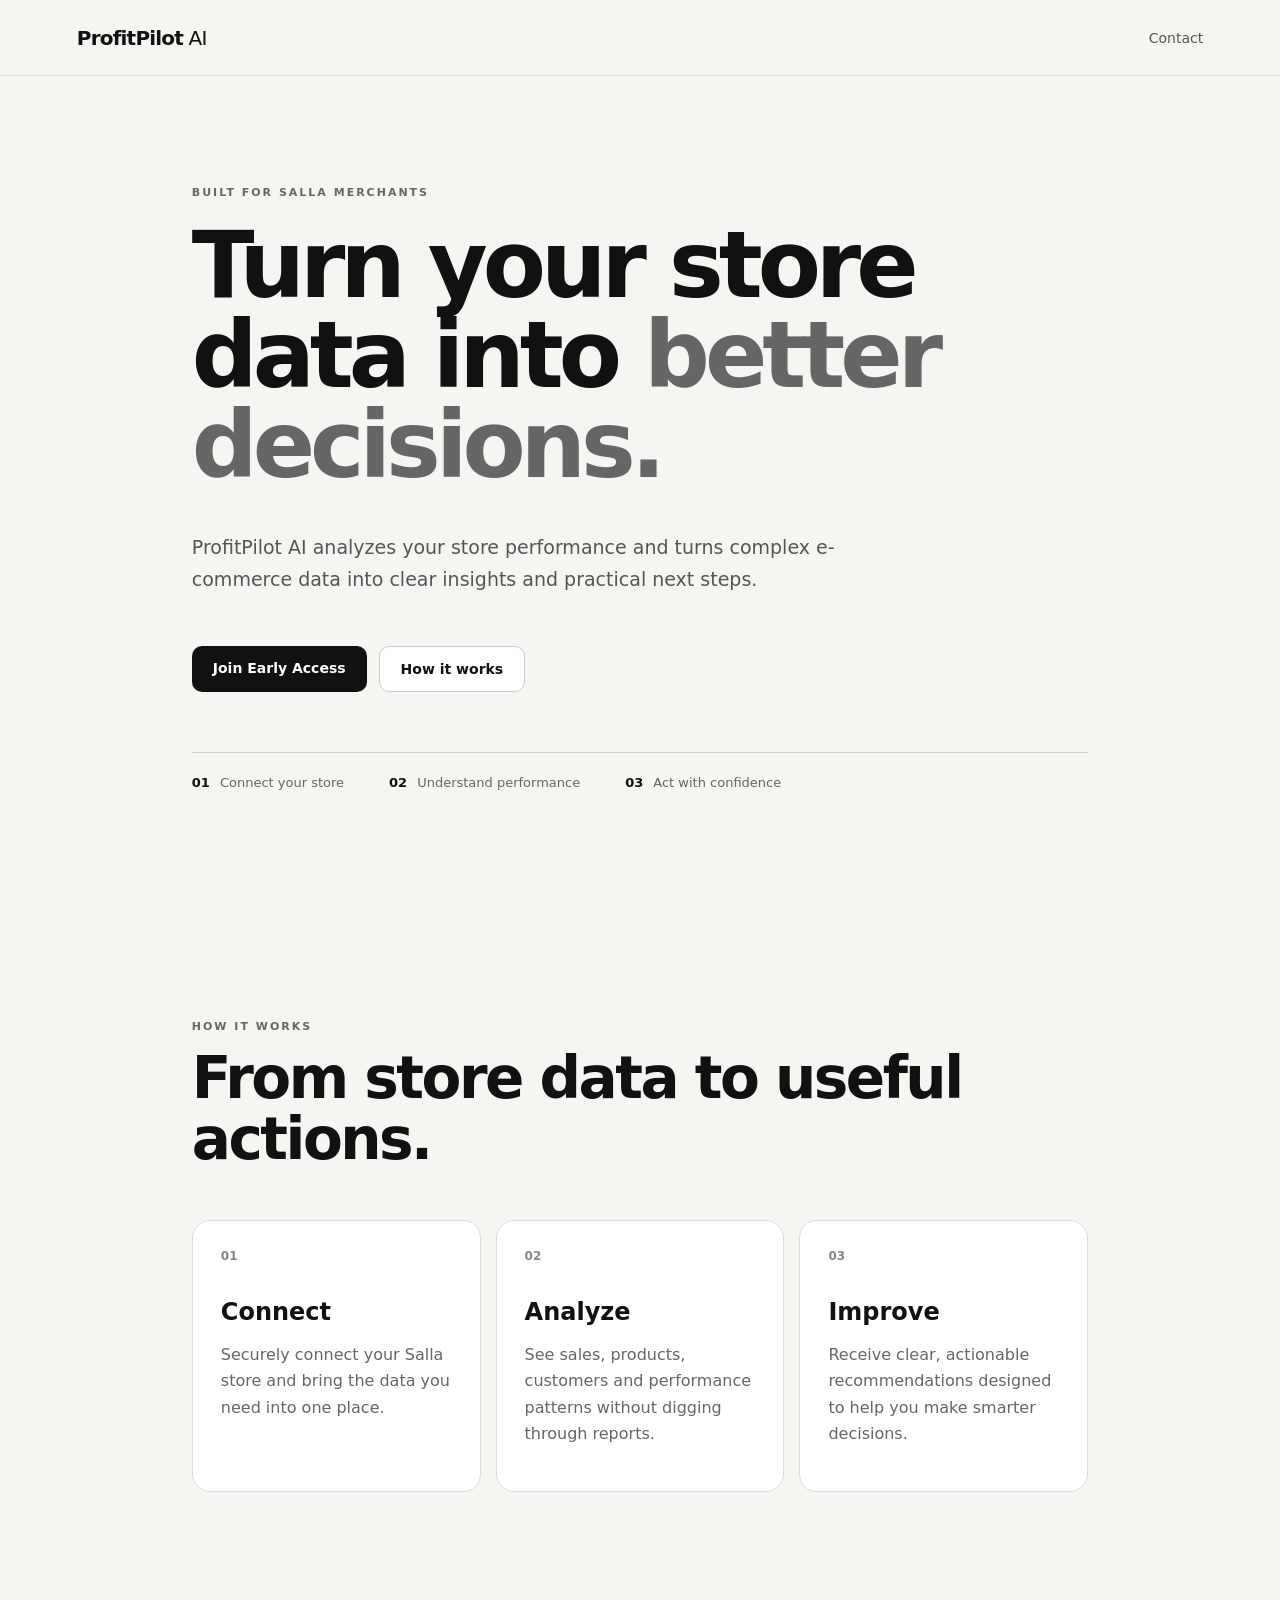
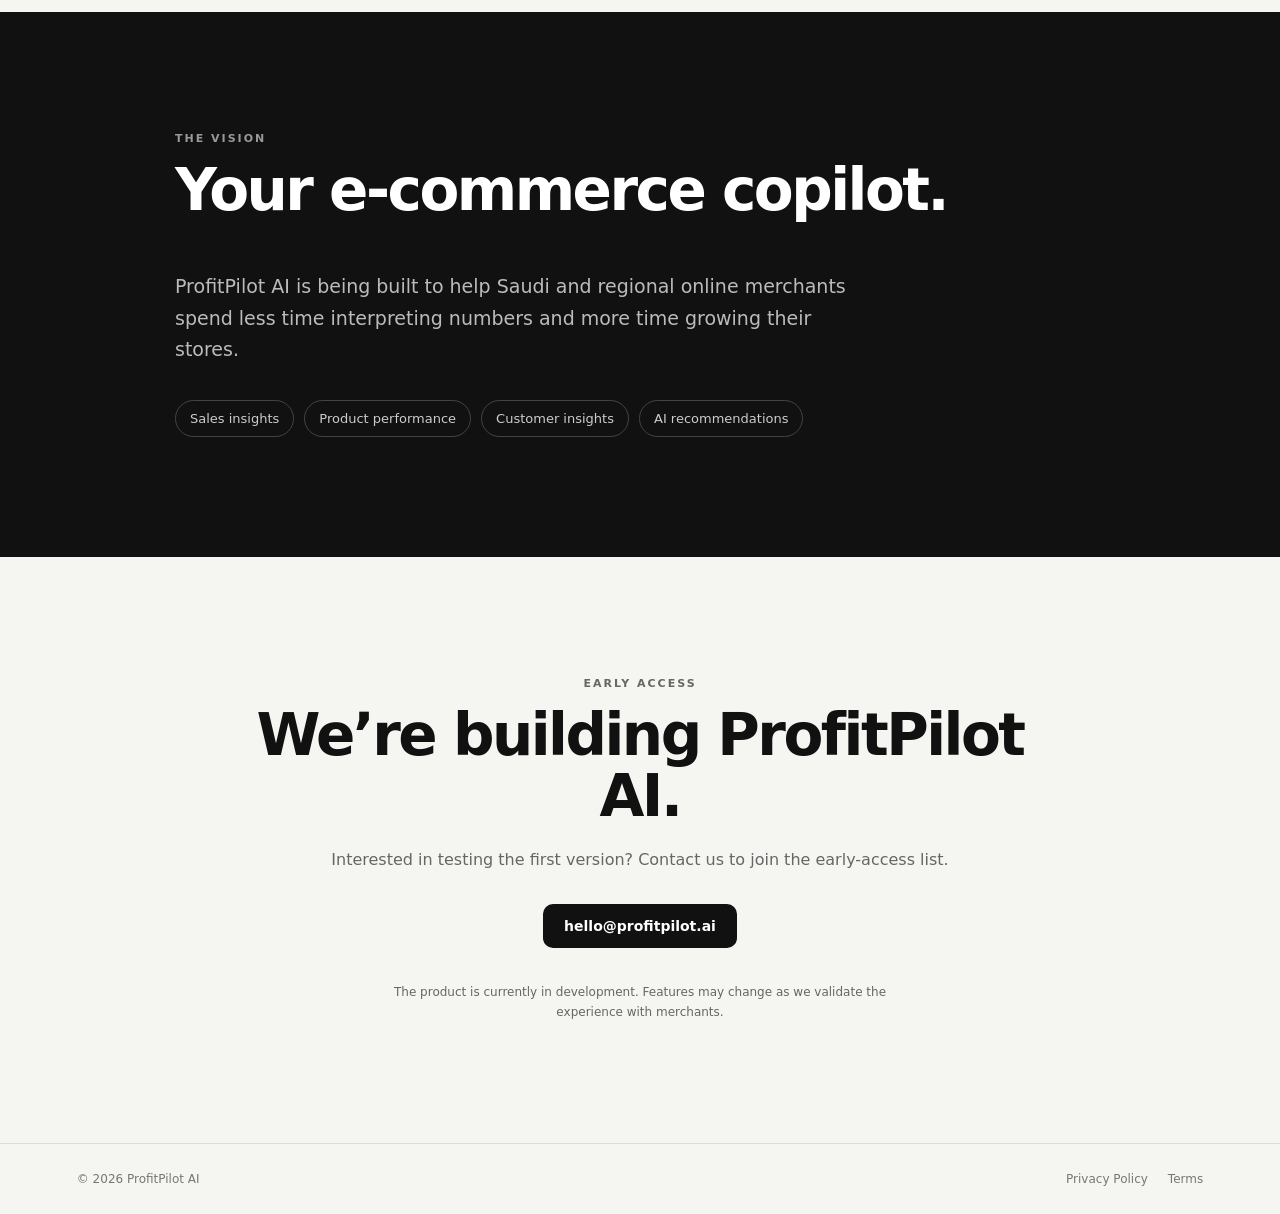
<file: index.html>
<!doctype html>
<html lang="en">
<head>
  <meta charset="UTF-8">
  <meta name="viewport" content="width=device-width, initial-scale=1.0">
  <meta name="description" content="ProfitPilot AI helps Salla merchants understand their store performance and turn data into actionable decisions.">
  <title>ProfitPilot AI — Smarter decisions for Salla merchants</title>
  <link rel="stylesheet" href="style.css">
</head>
<body>
  <nav class="nav">
    <a class="logo" href="#">ProfitPilot<span> AI</span></a>
    <a class="nav-link" href="#contact">Contact</a>
  </nav>

  <main>
    <section class="hero">
      <div class="badge">BUILT FOR SALLA MERCHANTS</div>
      <h1>Turn your store data into <span>better decisions.</span></h1>
      <p class="hero-copy">ProfitPilot AI analyzes your store performance and turns complex e-commerce data into clear insights and practical next steps.</p>
      <div class="buttons">
        <a class="button primary" href="#contact">Join Early Access</a>
        <a class="button secondary" href="#how">How it works</a>
      </div>
      <div class="mini-proof">
        <div><strong>01</strong><span>Connect your store</span></div>
        <div><strong>02</strong><span>Understand performance</span></div>
        <div><strong>03</strong><span>Act with confidence</span></div>
      </div>
    </section>

    <section id="how" class="section">
      <div class="eyebrow">HOW IT WORKS</div>
      <h2>From store data to useful actions.</h2>
      <div class="cards">
        <article><div class="number">01</div><h3>Connect</h3><p>Securely connect your Salla store and bring the data you need into one place.</p></article>
        <article><div class="number">02</div><h3>Analyze</h3><p>See sales, products, customers and performance patterns without digging through reports.</p></article>
        <article><div class="number">03</div><h3>Improve</h3><p>Receive clear, actionable recommendations designed to help you make smarter decisions.</p></article>
      </div>
    </section>

    <section class="section dark">
      <div class="eyebrow">THE VISION</div>
      <h2>Your e-commerce copilot.</h2>
      <p class="wide">ProfitPilot AI is being built to help Saudi and regional online merchants spend less time interpreting numbers and more time growing their stores.</p>
      <div class="features">
        <span>Sales insights</span><span>Product performance</span><span>Customer insights</span><span>AI recommendations</span>
      </div>
    </section>

    <section id="contact" class="section contact">
      <div class="eyebrow">EARLY ACCESS</div>
      <h2>We’re building ProfitPilot AI.</h2>
      <p>Interested in testing the first version? Contact us to join the early-access list.</p>
      <a class="button primary" href="mailto:hello@profitpilot.ai">hello@profitpilot.ai</a>
      <p class="small">The product is currently in development. Features may change as we validate the experience with merchants.</p>
    </section>
  </main>

  <footer>
    <div>© 2026 ProfitPilot AI</div>
    <div><a href="privacy.html">Privacy Policy</a><a href="terms.html">Terms</a></div>
  </footer>
</body>
</html>
</file>
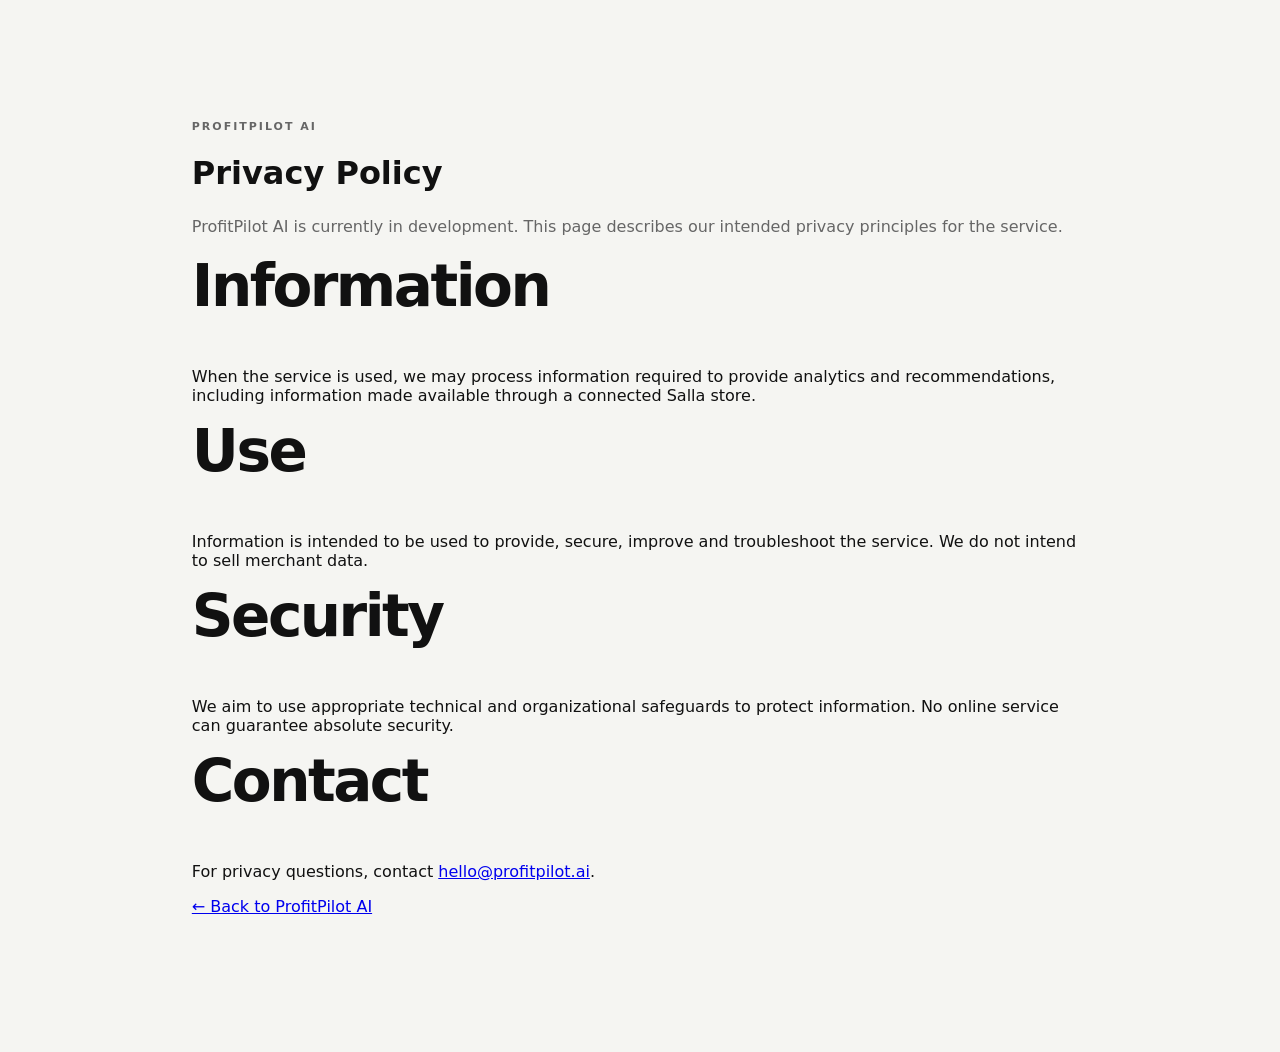
<file: privacy.html>
<!doctype html><html lang="en"><head><meta charset="utf-8"><meta name="viewport" content="width=device-width,initial-scale=1"><title>Privacy Policy — ProfitPilot AI</title><link rel="stylesheet" href="style.css"></head><body><main class="section"><div class="eyebrow">PROFITPILOT AI</div><h1>Privacy Policy</h1><p class="wide">ProfitPilot AI is currently in development. This page describes our intended privacy principles for the service.</p><h2>Information</h2><p>When the service is used, we may process information required to provide analytics and recommendations, including information made available through a connected Salla store.</p><h2>Use</h2><p>Information is intended to be used to provide, secure, improve and troubleshoot the service. We do not intend to sell merchant data.</p><h2>Security</h2><p>We aim to use appropriate technical and organizational safeguards to protect information. No online service can guarantee absolute security.</p><h2>Contact</h2><p>For privacy questions, contact <a href="mailto:hello@profitpilot.ai">hello@profitpilot.ai</a>.</p><p><a href="index.html">← Back to ProfitPilot AI</a></p></main></body></html>
</file>
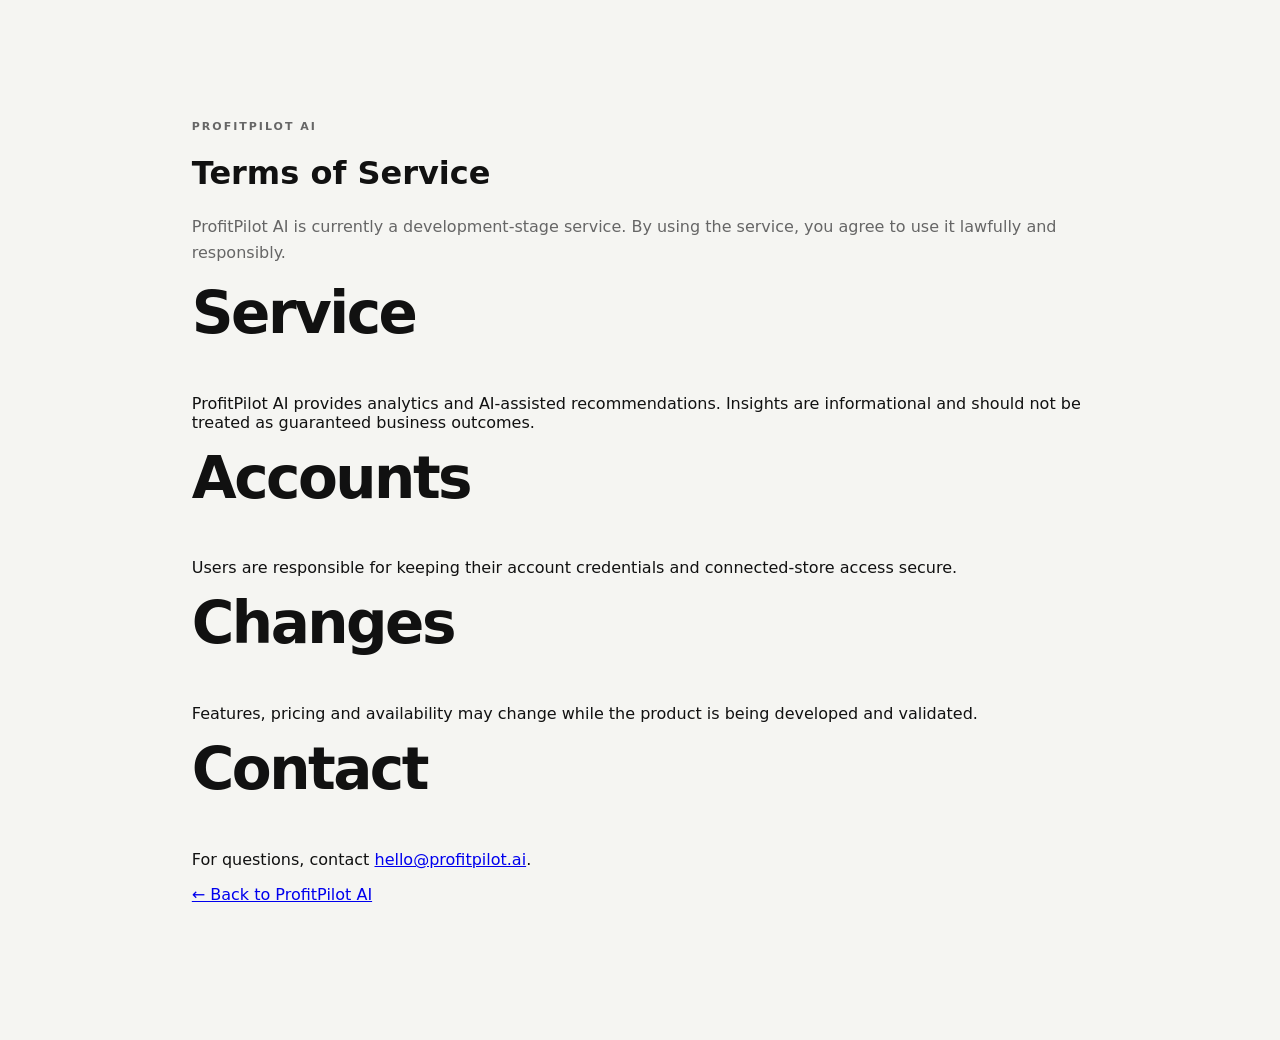
<file: terms.html>
<!doctype html><html lang="en"><head><meta charset="utf-8"><meta name="viewport" content="width=device-width,initial-scale=1"><title>Terms of Service — ProfitPilot AI</title><link rel="stylesheet" href="style.css"></head><body><main class="section"><div class="eyebrow">PROFITPILOT AI</div><h1>Terms of Service</h1><p class="wide">ProfitPilot AI is currently a development-stage service. By using the service, you agree to use it lawfully and responsibly.</p><h2>Service</h2><p>ProfitPilot AI provides analytics and AI-assisted recommendations. Insights are informational and should not be treated as guaranteed business outcomes.</p><h2>Accounts</h2><p>Users are responsible for keeping their account credentials and connected-store access secure.</p><h2>Changes</h2><p>Features, pricing and availability may change while the product is being developed and validated.</p><h2>Contact</h2><p>For questions, contact <a href="mailto:hello@profitpilot.ai">hello@profitpilot.ai</a>.</p><p><a href="index.html">← Back to ProfitPilot AI</a></p></main></body></html>
</file>
<file: style.css>
*{box-sizing:border-box}html{scroll-behavior:smooth}body{margin:0;background:#f5f5f2;color:#111;font-family:Inter,ui-sans-serif,system-ui,-apple-system,BlinkMacSystemFont,"Segoe UI",sans-serif}.nav{height:76px;display:flex;align-items:center;justify-content:space-between;padding:0 6%;border-bottom:1px solid #ddd;background:#f5f5f2}.logo{font-weight:800;letter-spacing:-.8px;font-size:20px;color:#111;text-decoration:none}.logo span{font-weight:500}.nav-link{color:#555;text-decoration:none;font-size:14px}.hero{min-height:calc(100vh - 76px);display:flex;flex-direction:column;justify-content:center;max-width:1050px;margin:auto;padding:90px 6%}.badge,.eyebrow{font-size:11px;letter-spacing:2px;font-weight:800;color:#666}.hero h1{font-size:clamp(48px,8vw,92px);line-height:.98;letter-spacing:-5px;max-width:950px;margin:22px 0}.hero h1 span{color:#666}.hero-copy{max-width:650px;font-size:19px;line-height:1.65;color:#555}.buttons{display:flex;gap:12px;margin:32px 0 60px;flex-wrap:wrap}.button{display:inline-block;text-decoration:none;padding:14px 21px;border-radius:10px;font-weight:700;font-size:14px}.primary{background:#111;color:white}.secondary{border:1px solid #ccc;color:#111;background:white}.mini-proof{display:flex;gap:45px;border-top:1px solid #ccc;padding-top:22px;flex-wrap:wrap}.mini-proof div{display:flex;gap:10px;align-items:center;font-size:13px;color:#666}.mini-proof strong{color:#111}.section{max-width:1050px;margin:auto;padding:120px 6%}.section h2{font-size:clamp(35px,5vw,58px);letter-spacing:-2.5px;line-height:1.05;margin:15px 0 50px;max-width:800px}.cards{display:grid;grid-template-columns:repeat(3,1fr);gap:15px}.cards article{background:white;border:1px solid #ddd;border-radius:18px;padding:28px;min-height:230px}.number{font-size:12px;font-weight:800;color:#888}.cards h3{font-size:24px;margin:35px 0 10px}.cards p,.wide,.contact p{color:#666;line-height:1.65}.dark{max-width:none;background:#111;color:#fff;padding-left:calc((100% - 930px)/2);padding-right:calc((100% - 930px)/2)}.dark .eyebrow{color:#999}.dark .wide{color:#bbb;max-width:680px;font-size:19px}.features{display:flex;gap:10px;flex-wrap:wrap;margin-top:35px}.features span{border:1px solid #444;padding:10px 14px;border-radius:100px;color:#ccc;font-size:13px}.contact{text-align:center}.contact h2{margin-left:auto;margin-right:auto;margin-bottom:20px}.contact .small{font-size:12px;margin:35px auto 0;max-width:520px}.contact .button{margin-top:15px}footer{border-top:1px solid #ddd;padding:28px 6%;display:flex;justify-content:space-between;color:#777;font-size:12px}footer a{color:#777;text-decoration:none;margin-left:20px}@media(max-width:700px){.hero h1{letter-spacing:-3px}.cards{grid-template-columns:1fr}.section{padding:80px 6%}.dark{padding-left:6%;padding-right:6%}.mini-proof{gap:18px}footer{gap:15px;flex-direction:column}}
</file>
